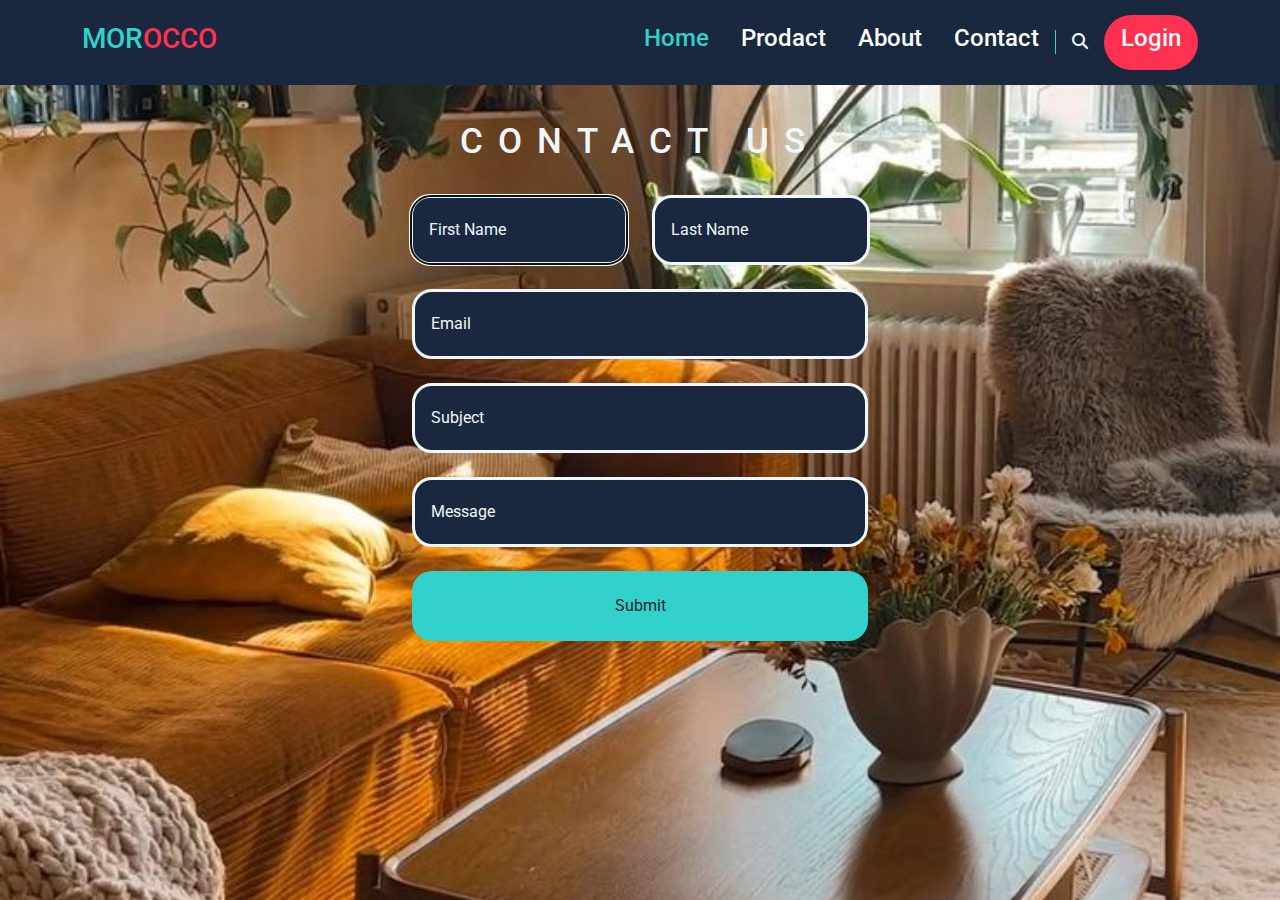
<file: Project/concat.html>
<!DOCTYPE html>
<html lang="en">
  <head>
    <meta charset="UTF-8" />
    <meta http-equiv="X-UA-Compatible" content="IE=edge" />
    <meta name="viewport" content="width=device-width, initial-scale=1.0" />
    <title>Bondi</title>
    <link rel="stylesheet" href="css/bootstrap.min.css" />
    <link rel="stylesheet" href="css/all.min.css" />
    <link rel="stylesheet" href="css/concat.css" />
    <link rel="preconnect" href="https://fonts.googleapis.com" />
    <link rel="preconnect" href="https://fonts.gstatic.com" crossorigin />
    <link
      href="https://fonts.googleapis.com/css2?family=Roboto:wght@100;300;500&display=swap"
      rel="stylesheet"/>
  </head>
  <body>

    <!-- start navbar -->
    <nav class="navbar navbar-expand-lg sticky-top">
      <div class="container">
        <a class="navbar-brand" href="#">
          <h2 id="M">MOR<span>OCCO</span></h2>
        </a>
        <button
          class="navbar-toggler"
          type="button"
          data-bs-toggle="collapse"
          data-bs-target="#main"
          aria-controls="main"
          aria-expanded="false"
          aria-label="Toggle navigation">
          <i class="fa-solid fa-bars"></i>
        </button>
        <div class="collapse navbar-collapse" id="main">
          <ul class="navbar-nav ms-auto mb-2 mb-lg-0">
            <li class="nav-item">
              <a class="nav-link p-2 p-lg-3 active" aria-current="page" href="./index.html"><h4>Home</h4></a>
            </li>
            <li class="nav-item">
              <a class="nav-link p-2 p-lg-3" href="./index.html"><h4>Prodact</h4></a>
            </li>
            <li class="nav-item">
              <a class="nav-link p-2 p-lg-3" href="./index.html"><h4>About</h4></a>
            </li>
            <li class="nav-item">
              <a class="nav-link p-2 p-lg-3" href="./index.html"><h4>Contact</h4></a>
            </li>
          </ul>
          <div class="search ps-3 pe-3 d-none d-lg-block">
            <i class="fa-solid fa-magnifying-glass"></i>
          </div>
          <a class="btn rounded-pill main-btn" href="login.html"><h4>Login</h4></a>
        </div>
      </div>
    </nav>
    <!-- end navbar -->
     <!-- satrt form -->
        <form class="contact-container">
            <h1>Contact Us</h1>
            <div class="input-name">
                <input type="text" class="first-name" name="fName" placeholder="First Name" autofocus required>
                <input type="text" class="last-name" name="lName" placeholder="Last Name" required>
            </div>
            <div class="input-email">
                <input type="email" class="email" name="email" placeholder="Email" required>
            </div>
            <div class="input-subject">
                <input type="text" class="subject" name="subject" placeholder="Subject" required>
            </div>
            <div class="input-message">
                <input type="text" class="message" name="message" placeholder="Message" required>
            </div>
                <button class="btn btn-submit" id="btn">Submit</button>
        </form>
    </div>
</body>
</html>
</file>
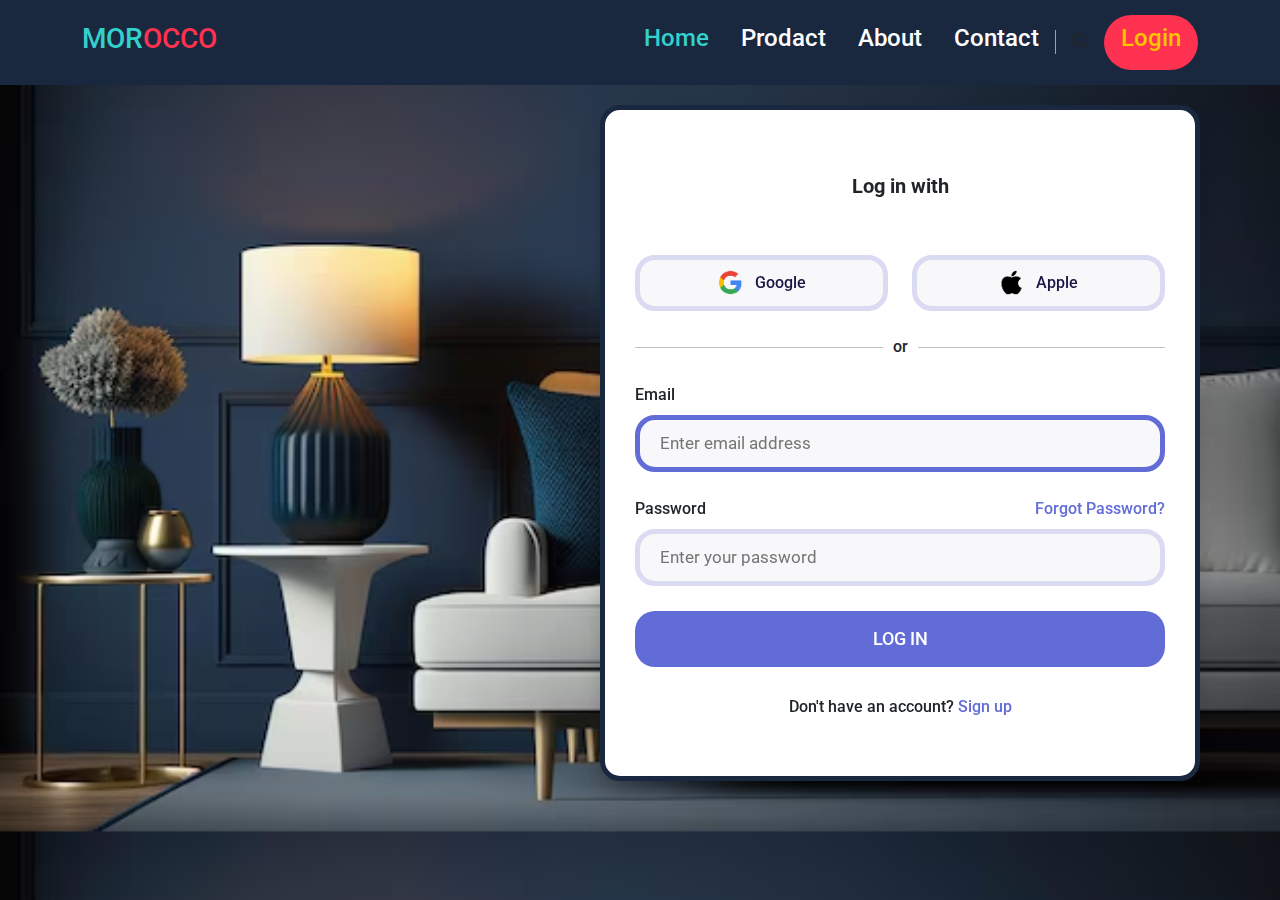
<file: Project/login.html>
<!DOCTYPE html>
<html lang="en">
    <meta charset="UTF-8" />
    <meta http-equiv="X-UA-Compatible" content="IE=edge" />
    <meta name="viewport" content="width=device-width, initial-scale=1.0" />
    <title>login</title>
    <link rel="stylesheet" href="css/bootstrap.min.css" />
    <link rel="stylesheet" href="css/all.min.css" />
    <link rel="stylesheet" href="css/login.css" />
    <link rel="preconnect" href="https://fonts.googleapis.com" />
    <link rel="preconnect" href="https://fonts.gstatic.com" crossorigin />
    <link
      href="https://fonts.googleapis.com/css2?family=Roboto:wght@100;300;500&display=swap"
      rel="stylesheet"/>
  </head>
  <body>
    <!-- start navbar -->
    <nav class="navbar navbar-expand-lg sticky-top">
      <div class="container">
        <a class="navbar-brand" href="#">
          <h2 id="M">MOR<span>OCCO</span></h2>
        </a>
        <button
          class="navbar-toggler"
          type="button"
          data-bs-toggle="collapse"
          data-bs-target="#main"
          aria-controls="main"
          aria-expanded="false"
          aria-label="Toggle navigation">
          <i class="fa-solid fa-bars"></i>
        </button>
        <div class="collapse navbar-collapse" id="main">
          <ul class="navbar-nav ms-auto mb-2 mb-lg-0">
            <li class="nav-item">
              <a class="nav-link p-2 p-lg-3 active" aria-current="page" href="index.html"><h4>Home</h4></a>
            </li>
            <li class="nav-item">
              <a class="nav-link p-2 p-lg-3" href="./index.html"><h4>Prodact</h4></a>
            </li>
            <li class="nav-item">
              <a class="nav-link p-2 p-lg-3" href="./index.html"><h4>About</h4></a>
            </li>
            <li class="nav-item">
              <a class="nav-link p-2 p-lg-3" href="./concat.html"><h4>Contact</h4></a>
            </li>
          </ul>
          <div class="search ps-3 pe-3 d-none d-lg-block">
            <i class="fa-solid fa-magnifying-glass"></i>
          </div>
          <a class="btn rounded-pill main-btn" href="login.html"><h4>Login</h4></a>
        </div>
      </div>
    </nav> 
    <!-- start form -->
    <div class="login_form "  id="login_form">
      <!-- Login form container -->
      <form action="#">
        <h3>Log in with</h3>
  
        <div class="login_option">
          <!-- Google button -->
          <div class="option">
            <a href="#">
              <img src="logos/google.png" alt="Google" />
              <span>Google</span>
            </a>
          </div>
  
          <!-- Apple button -->
          <div class="option">
            <a href="#">
              <img src="logos/apple.png" alt="Apple" />
              <span>Apple</span>
            </a>
          </div>
        </div>
  
        <!-- Login option separator -->
        <p class="separator">
          <span>or</span>
        </p>
  
        <!-- Email input box -->
        <div class="input_box">
          <label for="email">Email</label>
          <input type="email" id="email" placeholder="Enter email address" required autofocus />
        </div>
  
        <!-- Paswwrod input box -->
        <div class="input_box">
          <div class="password_title">
            <label for="password">Password</label>
            <a href="#">Forgot Password?</a>
          </div>
  
          <input type="password" id="password" placeholder="Enter your password" required />
        </div>
  
         <!-- Login button -->
        <button type="submit">Log In</button>
  
        <p class="sign_up">Don't have an account? <a href="#">Sign up</a></p>
      </form>
    </div>
  </body>
</html>
</file>
<file: Project/css/concat.css>
:root {
  --color-background: #141414;
  --color-background-input-field: #242424;
  --dark-color: #19283f;
  --green-color: #33d1cc;
  --red-color: #ff3150;
  --section-color: #eff7fa;
}
  body {
    font-family: "Roboto", sans-serif;
    margin: 0;
    box-sizing: border-box;
    background:url(../photo/b1.jpeg);
    /* background:url(logos/about-img.png); */
    color: var( --section-color);
    width: 100%;
    height: 90vh;
    background-size: cover;
    background-position: 70%;
  }
  .main-btn {
    background-color: var(--red-color);
    color: var(--yellow-color);
    padding: 0.5rem 1rem;
  }
  .main-btn:hover {
    color: var(--yellow-color);
  }
  .main-title::after {
    content: "";
    width: 120px;
    height: 2px;
    background-color: var(--gren-color);
    position: absolute;
    bottom: -20px;
    left: 50%;
    transform: translateX(-50%);
  }
  /* Start Navbar */
  .navbar {
    background-color: var(--dark-color);
  }
  .navbar .navbar-nav .nav-link {
    color: white;
  }
  .navbar .navbar-nav .nav-link.active,
  .navbar .navbar-nav .nav-link:focus,
  .navbar .navbar-nav .nav-link:hover {
    color: var(--green-color);
  }
  .navbar .search {
    border-left: 1px solid var(--green-color);
  }
  .navbar .search svg {
    color: var(--green-color);
  }
  .navbar .navbar-toggler {
    color: white;
    font-size: 23px;
    border-color: white;
  }
  .navbar .navbar-toggler:focus {
    box-shadow: none;
  }
  .navbar .navbar-toggler[aria-expanded="true"] {
    border-color: var(--green-color);
  }
  
  /* End Navbar */
  
  /*start logo */
#M {
    color: var(--green-color);
  }
  span {
    color: var(--red-color);
  }
  /* end logo */

  h1{
    letter-spacing: 15px;
    text-transform: uppercase;
    color:var(--section-color);
    font-size: 35px;
  }
.contact-container {
    display: flex;
    flex-direction: column;
    align-items: center;
    gap: 24px;
    margin-top: 36px;
}

input {
    height: 70px;
    border-radius: 20px;
    border: 3px solid var( --section-color);
    outline: non;
    width: 456px;
    padding: 0 8px 0 16px;
    background-color: var(--dark-color);
    color: var( --section-color);
}

.input-name {
    display: flex;
    gap: 24px;
}

.input-name input {
    width: 218px;
}

#btn {
    background-color: var(--green-color);
    width: 456px;
    height: 70px;
    border-radius: 20px;
}
.social-contact {
    display: flex;
    flex-direction: column;
    gap: 24px;
}

.social {
    width: 432px;
    height: 64px;
    border: 1px solid var( --section-color);
    border-radius: 12px;
    padding: 0 24px;
    display: flex;
    justify-content: space-between;
    align-items: center;
}

.social-action {
    display: flex;
    align-items: center;
    gap: 8px;
    color: var( --dark-color);
    cursor: pointer;
}

::placeholder, .handle, .or-text {
    color: var(--color-placeholder);
}
</file>
<file: Project/css/login.css>
:root {
    --dark-color: #19283f;
    --green-color: #33d1cc;
    --red-color: #ff3150;
    --yellow-color: #ffc400;
    --section-color: #eff7fa;
  }
  body {
    font-family: "Roboto", sans-serif;
  }
  .main-btn {
    background-color: var(--red-color);
    color: var(--yellow-color);
    padding: 0.5rem 1rem;
  }
  .main-btn:hover {
    color: var(--yellow-color);
  }
  .main-title::after {
    content: "";
    width: 120px;
    height: 2px;
    background-color: var(--green-color);
    position: absolute;
    bottom: -20px;
    left: 50%;
    transform: translateX(-50%);
  }
  /* Start Navbar */
  .navbar {
    background-color: var(--dark-color);
  }
  .navbar .navbar-nav .nav-link {
    color: white;
  }
  .navbar .navbar-nav .nav-link.active,
  .navbar .navbar-nav .nav-link:focus,
  .navbar .navbar-nav .nav-link:hover {
    color: var(--green-color);
  }
  .navbar .search {
    border-left: 1px solid var(--green-color);
  }
  .navbar .search svg {
    color: var(--green-color);
  }
  .navbar .navbar-toggler {
    color: white;
    font-size: 23px;
    border-color: white;
  }
  .navbar .navbar-toggler:focus {
    box-shadow: none;
  }
  .navbar .navbar-toggler[aria-expanded="true"] {
    border-color: var(--green-color);
  }
  
  /*start logo */
  #M {
    color: var(--green-color);
  }
 h2 span {
    color: var(--red-color);
  }
  /* end logo */
  
  /* start form */

body {
   /* background: url(photo/num1.jpeg);  */
   background: url(../logos/about-img.png);
   width: 100%;
   height: 90vh;
   background-size: cover;
   background-position: 70%;
  
}

/* Login form styling */
.login_form {
  margin-top: 20px;
    width: 100%;
    max-width: 600px;
    background: #fff;
    border-radius: 20px;
    border: var(--dark-color) 5px solid;
    padding: 41px 30px;
    box-shadow: 0 10px 20px rgba(0, 0, 0, 0.15);
}

.login_form h3 {
    font-size: 20px;
    text-align: center;
}

/* Google & Apple button styling */

.login_form .login_option {
    display: flex;
    width: 100%;
    justify-content: space-between;
    align-items: center;
}

.login_form .login_option .option {
    width: calc(100% / 2 - 12px);
}

.login_form .login_option .option a {
    height: 56px;
    display: flex;
    justify-content: center;
    align-items: center;
    gap: 12px;
    background: #F8F8FB;
    border: 5px solid #DADAF2;
    border-radius: 20px;
    margin: 34px 0 24px 0;
    text-decoration: none;
    color: #171645;
    font-weight: 500;
    transition: 0.2s ease;
}

.login_form .login_option .option a:hover {
    background: #ededf5;
    border-color: #626cd6;
}

.login_form .login_option .option a img {
    max-width: 25px;
}

.login_form p {
    text-align: center;
    font-weight: 500;
}

.login_form .separator {
    position: relative;
    margin-bottom: 24px;
}

/* Login option separator styling */
.login_form .separator span {
    background: #fff;
    z-index: 1;
    padding: 0 10px;
    position: relative;
}

.login_form .separator::after {
    content: '';
    position: absolute;
    width: 100%;
    top: 50%;
    left: 0;
    height: 1px;
    background: #C2C2C2;
    display: block;
}

form .input_box label {
    display: block;
    font-weight: 500;
    margin-bottom: 8px;
   
}

/* Input field styling */
form .input_box input {
    width: 100%;
    height: 57px;
    border: 5px solid #DADAF2;
    border-radius: 20px;
    outline: none;
    background: #F8F8FB;
    font-size: 17px;
    padding: 0px 20px;
    margin-bottom: 25px;
    transition: 0.2s ease;
}

form .input_box input:focus {
    border-color: #626cd6;
}

form .input_box .password_title {
    display: flex;
    justify-content: space-between;
    text-align: center;
}

form .input_box {
    position: relative;
}

a {
    text-decoration: none;
    color: #626cd6;
    font-weight: 500;
}

a:hover {
    text-decoration: underline;
}

/* Login button styling */
form button {
    width: 100%;
    height: 56px;
    border-radius: 20px;
    border: none;
    outline: none;
    background: #626CD6;
    color: #fff;
    font-size: 18px;
    font-weight: 500;
    text-transform: uppercase;
    cursor: pointer;
    margin-bottom: 28px;
    transition: 0.3s ease;
}

form button:hover {
    background: #4954d0;
    transition: all;
    scale: 1.010;
}
#login_form{
position: fixed;
left: 600px;
}
</file>
